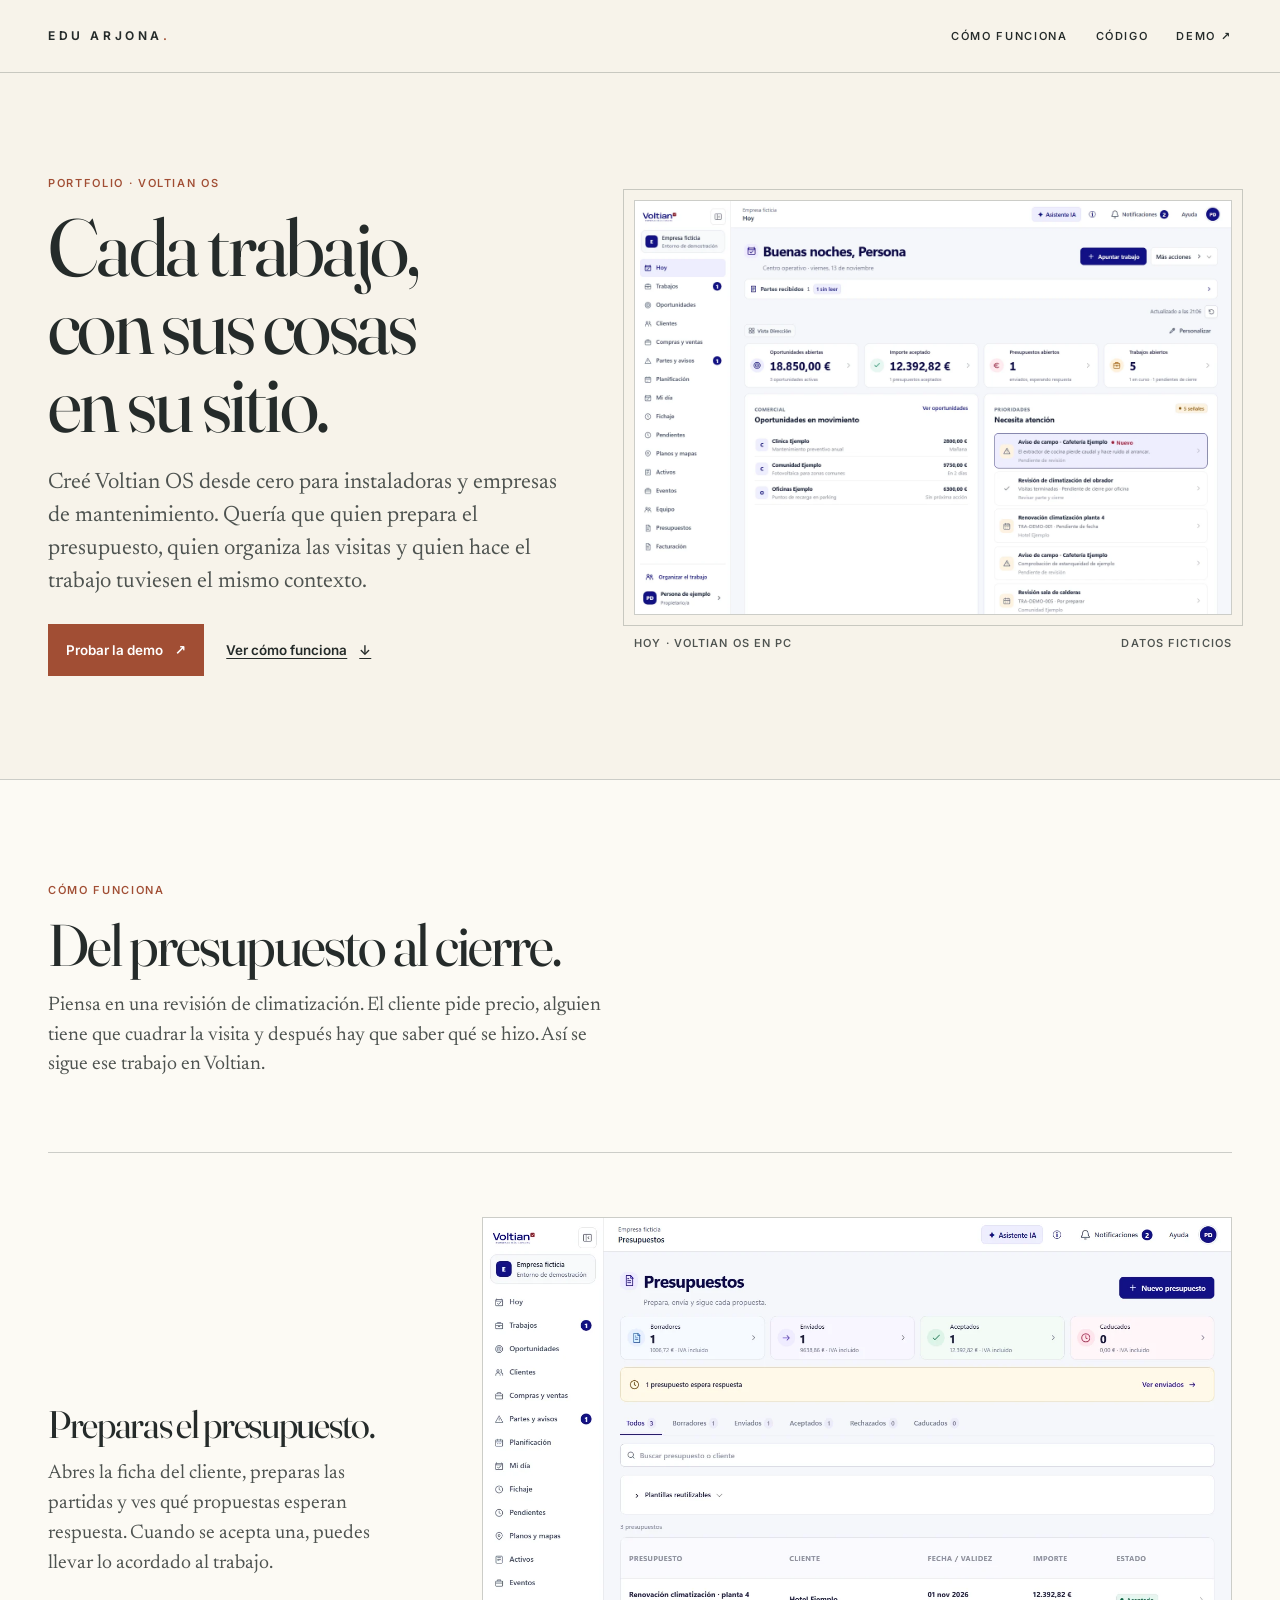
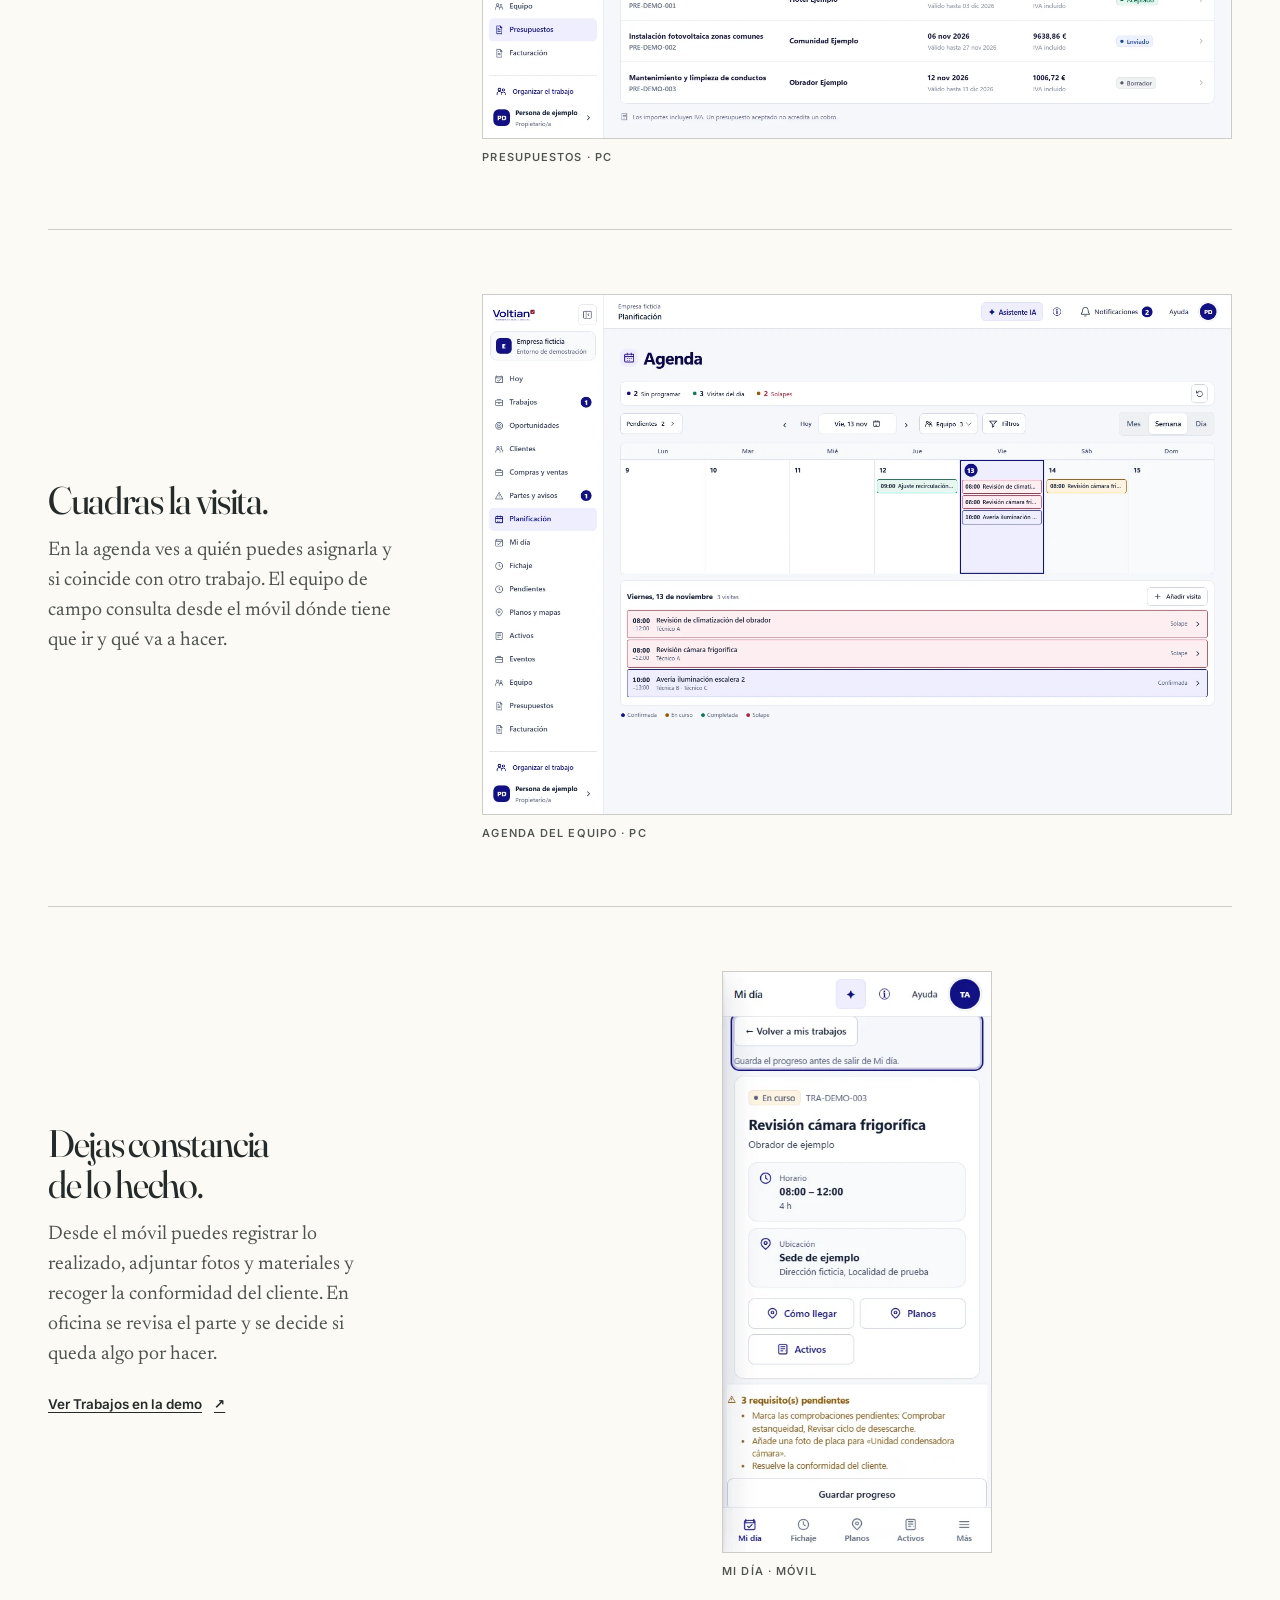
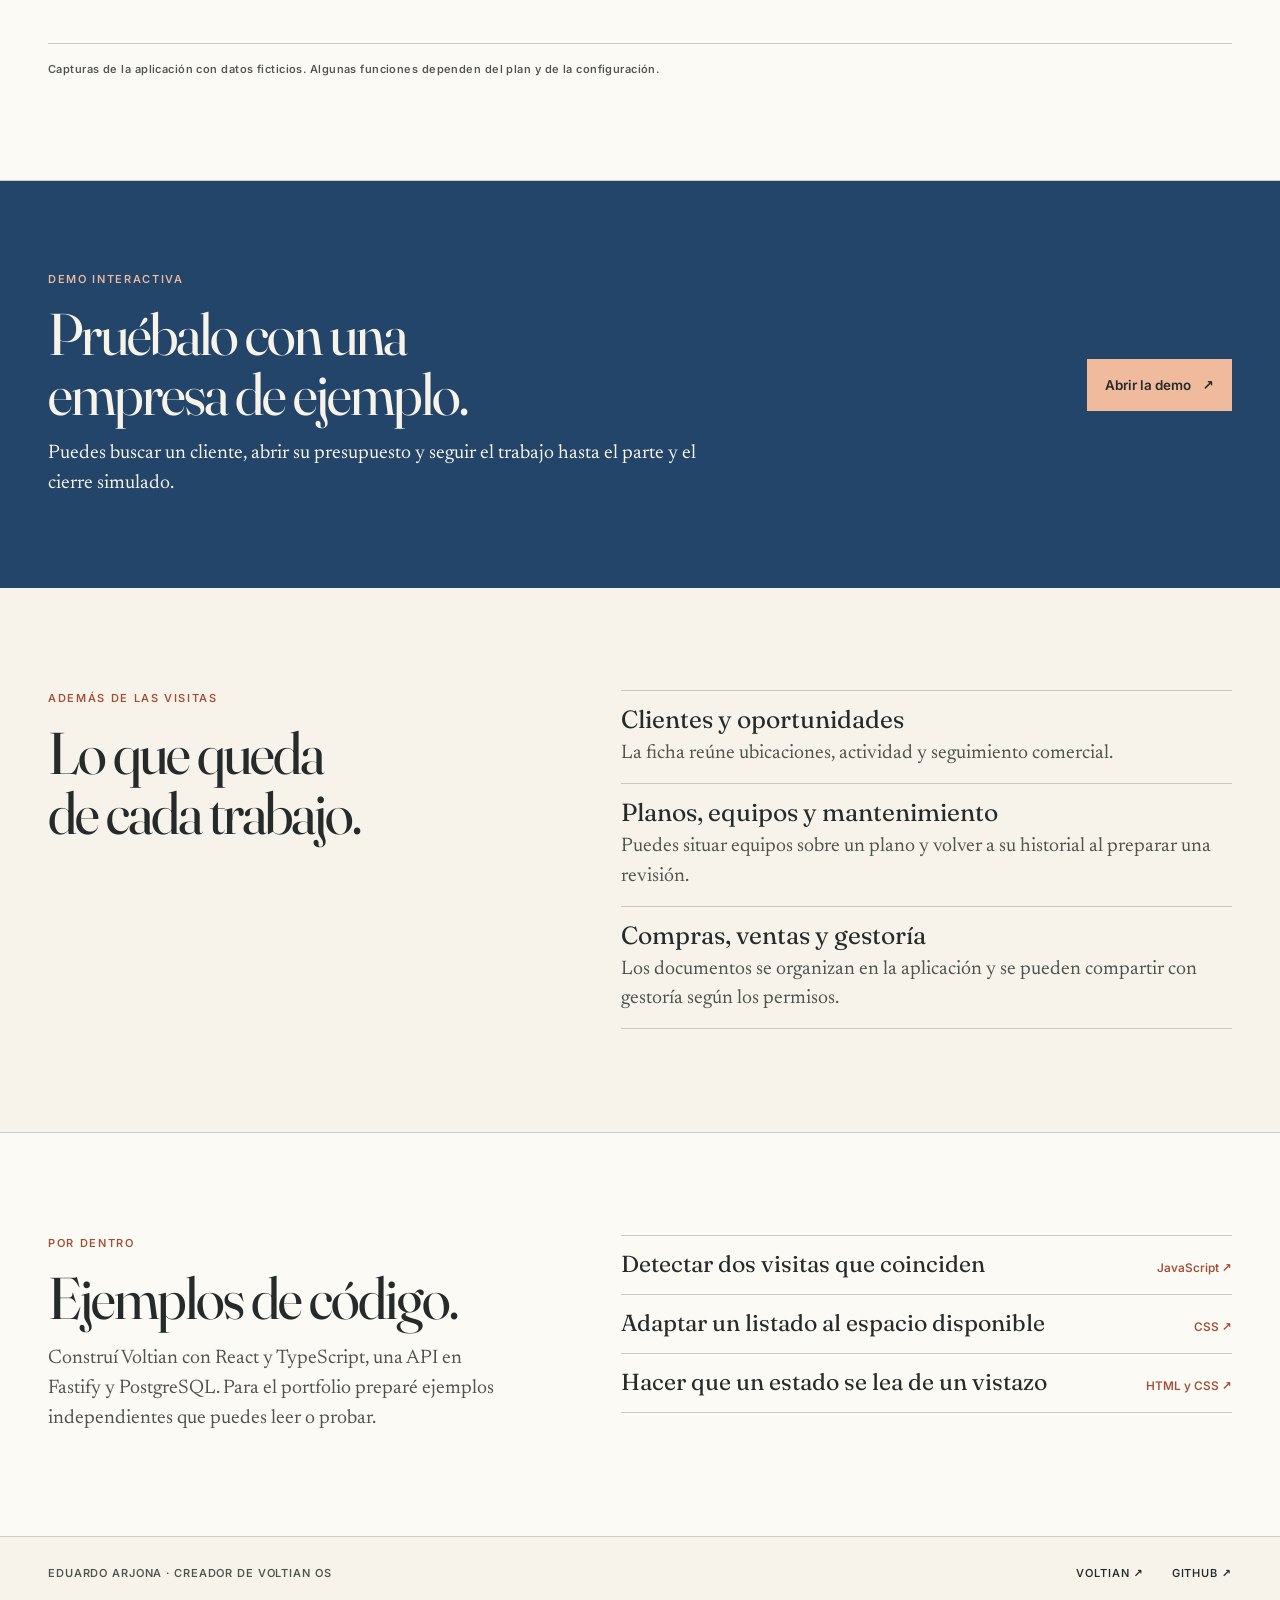
<file: index.html>
<!doctype html>
<html lang="es">
<head>
  <meta charset="utf-8">
  <meta name="viewport" content="width=device-width, initial-scale=1">
  <meta name="description" content="Creé Voltian OS para que instaladoras y empresas de mantenimiento puedan llevar cada trabajo del presupuesto al cierre. Conoce la herramienta y prueba la demo.">
  <title>Voltian OS · Portfolio de Eduardo Arjona</title>
  <link rel="stylesheet" href="portfolio.css">
</head>
<body>
  <a class="skip" href="#contenido">Saltar al contenido</a>
  <header class="site-header">
    <div class="wrap navigation">
      <a class="signature" href="https://eduardoarjona.com/" aria-label="Web de Eduardo Arjona">Edu Arjona<span aria-hidden="true">.</span></a>
      <nav aria-label="Portfolio">
        <a href="#recorrido">Cómo funciona</a>
        <a href="#codigo">Código</a>
        <a href="casos/voltian/demo/index.html">Demo <span aria-hidden="true">↗</span></a>
      </nav>
    </div>
  </header>

  <main id="contenido">
    <section class="wrap hero" aria-labelledby="titulo">
      <div class="hero-copy">
        <p class="label">Portfolio · Voltian OS</p>
        <h1 id="titulo">Cada trabajo, con sus cosas en su sitio.</h1>
        <p class="intro">Creé Voltian OS desde cero para instaladoras y empresas de mantenimiento. Quería que quien prepara el presupuesto, quien organiza las visitas y quien hace el trabajo tuviesen el mismo contexto.</p>
        <div class="actions">
          <a class="button" href="casos/voltian/demo/index.html">Probar la demo <span aria-hidden="true">↗</span></a>
          <a class="text-link" href="#recorrido">Ver cómo funciona <span aria-hidden="true">↓</span></a>
        </div>
      </div>
      <figure class="screen hero-screen">
        <a href="casos/voltian/imagenes/inicio-pc.webp" aria-label="Ampliar la pantalla Hoy en PC">
          <img src="casos/voltian/imagenes/inicio-pc.webp" width="1440" height="1000" alt="Pantalla Hoy de Voltian OS con oportunidades, presupuestos, trabajos abiertos y avisos." fetchpriority="high">
        </a>
        <figcaption><span>Hoy · Voltian OS en PC</span><span>Datos ficticios</span></figcaption>
      </figure>
    </section>

    <section class="paper-band" id="recorrido" aria-labelledby="titulo-recorrido">
      <div class="wrap section">
        <div class="section-head">
          <p class="label">Cómo funciona</p>
          <h2 id="titulo-recorrido">Del presupuesto al cierre.</h2>
          <p>Piensa en una revisión de climatización. El cliente pide precio, alguien tiene que cuadrar la visita y después hay que saber qué se hizo. Así se sigue ese trabajo en Voltian.</p>
        </div>
        <div class="scenes">
          <article class="scene">
            <div class="scene-copy">
              <h3>Preparas el presupuesto.</h3>
              <p>Abres la ficha del cliente, preparas las partidas y ves qué propuestas esperan respuesta. Cuando se acepta una, puedes llevar lo acordado al trabajo.</p>
            </div>
            <figure class="screen">
              <a href="casos/voltian/imagenes/presupuestos-pc.webp" aria-label="Ampliar la pantalla de Presupuestos">
                <img src="casos/voltian/imagenes/presupuestos-pc.webp" width="1440" height="1000" alt="Vista de presupuestos en PC con importes y estados de borrador, enviado y aceptado." loading="lazy">
              </a>
              <figcaption>Presupuestos · PC</figcaption>
            </figure>
          </article>
          <article class="scene">
            <div class="scene-copy">
              <h3>Cuadras la visita.</h3>
              <p>En la agenda ves a quién puedes asignarla y si coincide con otro trabajo. El equipo de campo consulta desde el móvil dónde tiene que ir y qué va a hacer.</p>
            </div>
            <figure class="screen">
              <a href="casos/voltian/imagenes/agenda-pc.webp" aria-label="Ampliar la pantalla de Agenda">
                <img src="casos/voltian/imagenes/agenda-pc.webp" width="1440" height="1000" alt="Agenda semanal en PC con visitas asignadas y aviso de dos visitas que se solapan." loading="lazy">
              </a>
              <figcaption>Agenda del equipo · PC</figcaption>
            </figure>
          </article>
          <article class="scene mobile-scene">
            <div class="scene-copy">
              <h3>Dejas constancia de lo hecho.</h3>
              <p>Desde el móvil puedes registrar lo realizado, adjuntar fotos y materiales y recoger la conformidad del cliente. En oficina se revisa el parte y se decide si queda algo por hacer.</p>
              <a class="text-link" href="casos/voltian/demo/index.html#trabajos">Ver Trabajos en la demo <span aria-hidden="true">↗</span></a>
            </div>
            <figure class="screen phone">
              <a href="casos/voltian/imagenes/mi-dia-movil.webp" aria-label="Ampliar la intervención en Mi día">
                <img src="casos/voltian/imagenes/mi-dia-movil.webp" width="390" height="844" alt="Intervención en Mi día con el horario, la ubicación, el acceso a planos y las comprobaciones pendientes." loading="lazy">
              </a>
              <figcaption>Mi día · Móvil</figcaption>
            </figure>
          </article>
        </div>
        <p class="caption">Capturas de la aplicación con datos ficticios. Algunas funciones dependen del plan y de la configuración.</p>
      </div>
    </section>

    <section class="demo-band" aria-labelledby="titulo-demo">
      <div class="wrap demo-content">
        <div>
          <p class="label">Demo interactiva</p>
          <h2 id="titulo-demo">Pruébalo con una empresa de ejemplo.</h2>
          <p>Puedes buscar un cliente, abrir su presupuesto y seguir el trabajo hasta el parte y el cierre simulado.</p>
        </div>
        <a class="button" href="casos/voltian/demo/index.html">Abrir la demo <span aria-hidden="true">↗</span></a>
      </div>
    </section>

    <section class="wrap section detail-grid" aria-labelledby="titulo-alcance">
      <div>
        <p class="label">Además de las visitas</p>
        <h2 id="titulo-alcance">Lo que queda de cada trabajo.</h2>
      </div>
      <dl class="feature-list">
        <div><dt>Clientes y oportunidades</dt><dd>La ficha reúne ubicaciones, actividad y seguimiento comercial.</dd></div>
        <div><dt>Planos, equipos y mantenimiento</dt><dd>Puedes situar equipos sobre un plano y volver a su historial al preparar una revisión.</dd></div>
        <div><dt>Compras, ventas y gestoría</dt><dd>Los documentos se organizan en la aplicación y se pueden compartir con gestoría según los permisos.</dd></div>
      </dl>
    </section>

    <section class="paper-band" id="codigo" aria-labelledby="titulo-codigo">
      <div class="wrap section detail-grid">
        <div>
          <p class="label">Por dentro</p>
          <h2 id="titulo-codigo">Ejemplos de código.</h2>
          <p class="section-copy">Construí Voltian con React y TypeScript, una API en Fastify y PostgreSQL. Para el portfolio preparé ejemplos independientes que puedes leer o probar.</p>
        </div>
        <ul class="code-links">
          <li><a href="https://github.com/eduardoarjonam/portfolio/blob/main/casos/voltian/ejemplos/agenda.mjs"><strong>Detectar dos visitas que coinciden</strong><span>JavaScript ↗</span></a></li>
          <li><a href="https://github.com/eduardoarjonam/portfolio/blob/main/casos/voltian/ejemplos/listado-adaptable.css"><strong>Adaptar un listado al espacio disponible</strong><span>CSS ↗</span></a></li>
          <li><a href="casos/voltian/ejemplos/marcos-estado.html"><strong>Hacer que un estado se lea de un vistazo</strong><span>HTML y CSS ↗</span></a></li>
        </ul>
      </div>
    </section>
  </main>

  <footer class="wrap footer">
    <span>Eduardo Arjona · Creador de Voltian OS</span>
    <nav aria-label="Enlaces del proyecto">
      <a href="https://voltian.es/">Voltian ↗</a>
      <a href="https://github.com/eduardoarjonam/portfolio">GitHub ↗</a>
    </nav>
  </footer>
</body>
</html>
</file>
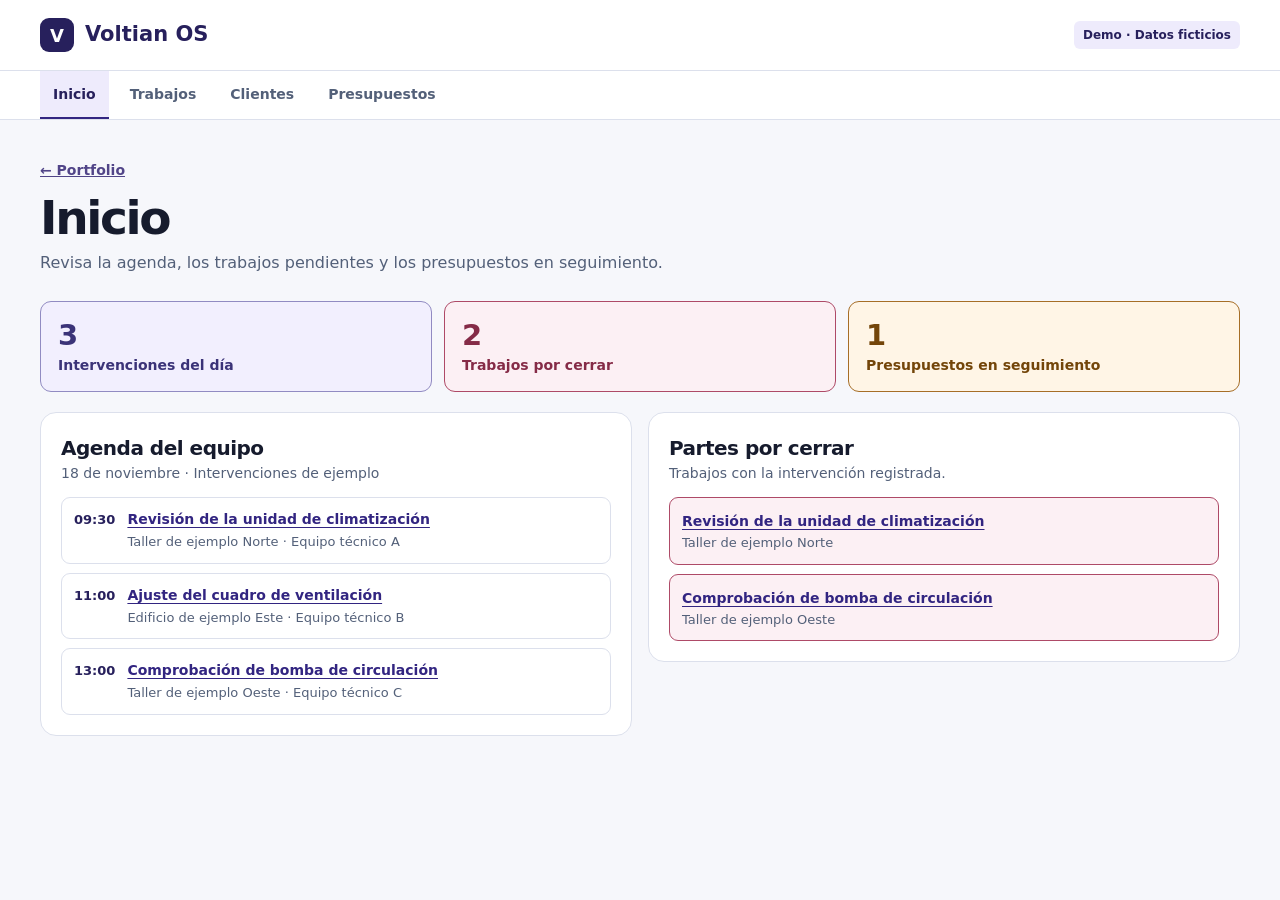
<file: casos/voltian/demo/index.html>
<!doctype html>
<html lang="es">
<head>
  <meta charset="utf-8">
  <meta name="viewport" content="width=device-width, initial-scale=1">
  <meta name="description" content="Demo interactiva de Voltian OS. Consulta la agenda, revisa trabajos y explora clientes y presupuestos con datos ficticios.">
  <title>Inicio · Demo de Voltian OS</title>
  <link rel="stylesheet" href="demo.css">
  <script src="demo.js" defer></script>
</head>
<body>
  <a class="skip-link" href="#contenido">Saltar al contenido</a>
  <header class="topbar">
    <div class="container topbar-content">
      <a class="brand" href="../../../index.html" aria-label="Volver al portfolio">
        <span class="brand-mark" aria-hidden="true">V</span>
        <span>Voltian OS</span>
      </a>
      <span class="demo-label">Demo · Datos ficticios</span>
    </div>
  </header>

  <nav class="navigation" aria-label="Secciones de la demo">
    <div class="container navigation-links">
      <a href="#inicio" data-view="inicio" aria-current="page">Inicio</a>
      <a href="#trabajos" data-view="trabajos">Trabajos</a>
      <a href="#clientes" data-view="clientes">Clientes</a>
      <a href="#presupuestos" data-view="presupuestos">Presupuestos</a>
    </div>
  </nav>

  <main class="container main" id="contenido" tabindex="-1">
    <div class="intro">
      <div>
        <a class="back-link" href="../../../index.html">← Portfolio</a>
        <h1 id="view-title" tabindex="-1">Inicio</h1>
        <p id="view-description">Revisa la agenda, los trabajos pendientes y los presupuestos en seguimiento.</p>
      </div>
      <button class="button secondary reset" id="reset" type="button" hidden>Reiniciar demo</button>
    </div>

    <p class="sr-only" role="status" id="announcement" aria-live="polite"></p>

    <section id="view-inicio" aria-labelledby="view-title">
      <div class="activity-stats" id="activity-stats"></div>
      <div class="overview-grid">
        <section class="surface" aria-labelledby="agenda-title">
          <div class="surface-heading">
            <div><h2 id="agenda-title">Agenda del equipo</h2><p>18 de noviembre · Intervenciones de ejemplo</p></div>
          </div>
          <ul class="timeline" id="agenda-list"></ul>
        </section>
        <section class="surface" aria-labelledby="pending-title">
          <div class="surface-heading"><div><h2 id="pending-title">Partes por cerrar</h2><p>Trabajos con la intervención registrada.</p></div></div>
          <ul class="overview-list" id="pending-list"></ul>
        </section>
      </div>
    </section>

    <div id="view-trabajos" hidden><div class="workspace" id="workspace">
      <section class="list-area" aria-label="Listado de trabajos">
        <div class="tools">
          <label class="search" for="search">
            <span class="search-mark" aria-hidden="true"></span>
            <span class="sr-only">Buscar trabajo o centro</span>
            <input id="search" name="search" type="search" autocomplete="off" placeholder="Buscar trabajo o centro">
          </label>
          <div class="filters" role="group" aria-label="Filtrar por estado">
            <button type="button" class="filter" data-filter="all" aria-pressed="true">Todos <span></span></button>
            <button type="button" class="filter" data-filter="review" aria-pressed="false">Por cerrar <span></span></button>
            <button type="button" class="filter" data-filter="progress" aria-pressed="false">En curso <span></span></button>
            <button type="button" class="filter" data-filter="closed" aria-pressed="false">Cerrados <span></span></button>
          </div>
        </div>
        <p class="result-count" id="result-count" role="status" aria-live="polite"></p>
        <ul class="work-list" id="work-list"></ul>
        <section class="empty" id="empty" hidden>
          <h2>Sin resultados</h2>
          <p>Prueba con otro término o vuelve a mostrar todos los trabajos.</p>
          <button type="button" class="button secondary" id="clear">Quitar filtros</button>
        </section>
      </section>

      <section class="detail" id="detail" aria-labelledby="detail-title">
        <button class="back-link mobile-back" id="back" type="button">← Todos los trabajos</button>
        <div class="detail-body">
          <div class="detail-heading">
            <span class="reference" id="detail-id"></span>
            <span class="badge" id="detail-state"></span>
            <h2 id="detail-title" tabindex="-1"></h2>
            <p id="detail-site"></p>
          </div>
          <dl class="metadata">
            <div><dt>Responsable</dt><dd id="detail-assignment"></dd></div>
            <div><dt>Intervención</dt><dd id="detail-date"></dd></div>
          </dl>
          <section id="focus-card" class="focus-card" aria-labelledby="action-title">
            <div class="focus-icon" id="focus-icon" aria-hidden="true"></div>
            <div>
              <h3 id="action-title"></h3>
              <p id="action-copy"></p>
              <button type="button" class="button primary" id="close-work">Cerrar trabajo</button>
            </div>
          </section>
          <details class="report" id="report">
            <summary>
              <span><strong>Parte de la intervención</strong><small id="report-status"></small></span>
              <span class="report-chevron" aria-hidden="true"></span>
            </summary>
            <div class="report-body">
              <p id="report-text"></p>
              <p class="report-signature" id="report-signature"></p>
            </div>
          </details>
        </div>
      </section>
    </div></div>

    <section id="view-clientes" aria-labelledby="view-title" hidden>
      <label class="search section-search" for="customer-search">
        <span class="search-mark" aria-hidden="true"></span>
        <span class="sr-only">Buscar cliente o centro</span>
        <input id="customer-search" type="search" autocomplete="off" placeholder="Buscar cliente o centro">
      </label>
      <p class="result-count" id="customer-count" role="status"></p>
      <div class="overview-grid" id="customer-list"></div>
    </section>

    <section id="view-presupuestos" aria-labelledby="view-title" hidden>
      <div class="filters" id="quote-filters" role="group" aria-label="Estado del presupuesto"></div>
      <a id="all-quotes" class="record-link" href="#presupuestos" hidden>Ver presupuestos de todos los clientes</a>
      <p class="result-count" id="quote-count" role="status"></p>
      <div class="overview-grid" id="quote-list"></div>
    </section>

    <noscript><p>Activa JavaScript para recorrer la demo, abrir fichas y probar el cierre de un trabajo.</p></noscript>
  </main>

  <dialog id="confirm" aria-labelledby="confirm-title" aria-describedby="confirm-copy">
    <form method="dialog" class="confirm-form">
      <h2 id="confirm-title">Cerrar trabajo</h2>
      <p id="confirm-copy">Confirma que revisaste el parte. El trabajo pasará a Cerrado en esta demo.</p>
      <div class="confirm-actions">
        <button class="button secondary" value="cancel" autofocus>Volver al parte</button>
        <button class="button primary" value="close">Confirmar cierre</button>
      </div>
    </form>
  </dialog>
</body>
</html>
</file>
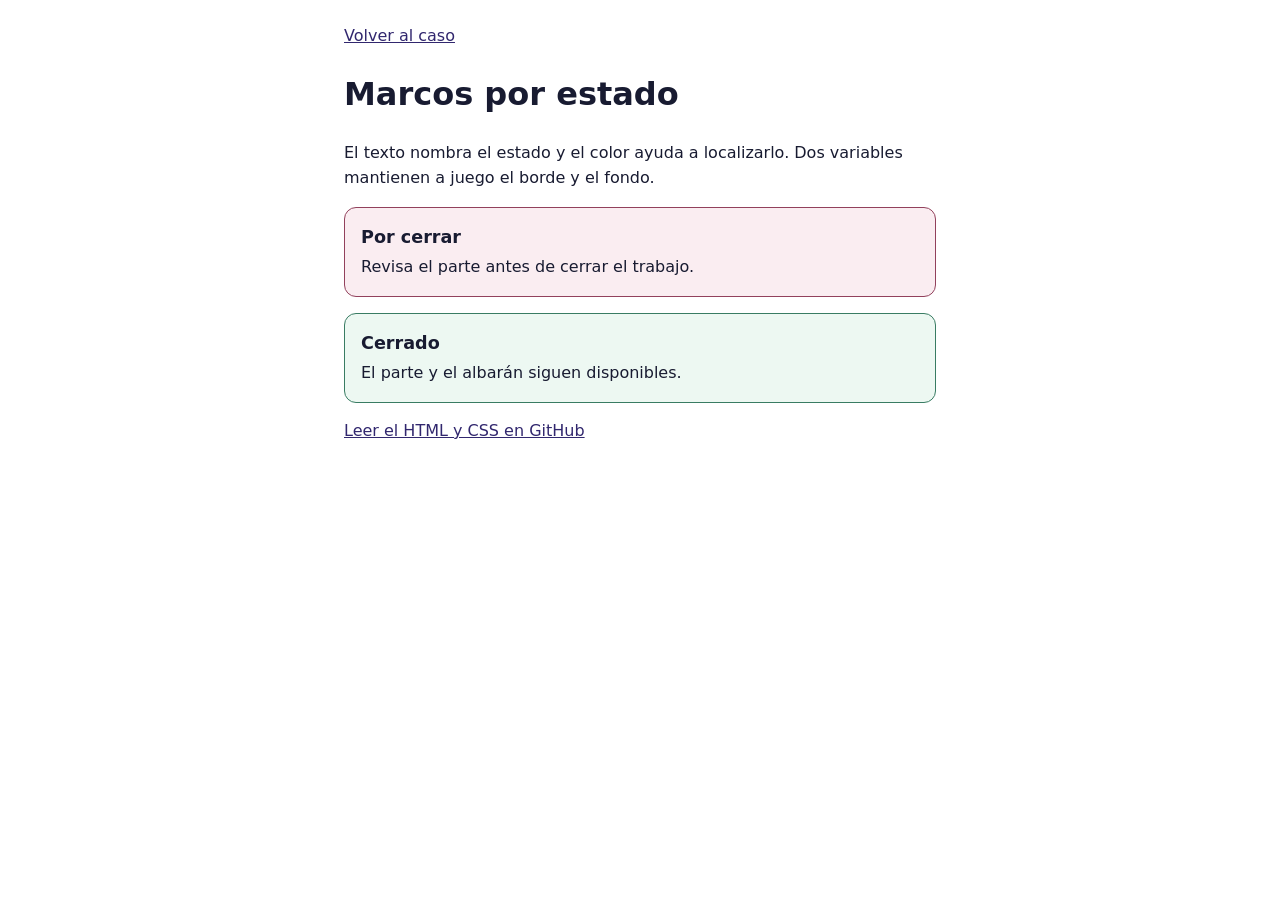
<file: casos/voltian/ejemplos/marcos-estado.html>
<!doctype html>
<html lang="es">
<head>
  <meta charset="utf-8">
  <meta name="viewport" content="width=device-width, initial-scale=1">
  <title>Marcos por estado · Voltian</title>
  <style>
    * { box-sizing: border-box; }
    body { margin: 0 auto; max-width: 40rem; padding: 1.5rem; font: 1rem/1.55 system-ui, sans-serif; color: #181b31; }
    a { color: #31276e; }
    a:focus-visible { outline: 3px solid #765ad6; outline-offset: 4px; }
    .state-card {
      --frame: #6251a3;
      --fill: #f1eefb;
      border: 1px solid var(--frame);
      background: var(--fill);
      border-radius: .75rem;
      padding: 1rem;
      margin-block: 1rem;
    }
    .state-card[data-status="pending"] { --frame: #92415c; --fill: #faedf1; }
    .state-card[data-status="complete"] { --frame: #397c63; --fill: #edf8f2; }
    .state-card h2 { font-size: 1.1rem; margin: 0; }
    .state-card p { margin: .25rem 0 0; }
  </style>
</head>
<body>
  <a href="../../../index.html#codigo">Volver al caso</a>
  <main>
    <h1>Marcos por estado</h1>
    <p>El texto nombra el estado y el color ayuda a localizarlo. Dos variables mantienen a juego el borde y el fondo.</p>
    <article class="state-card" data-status="pending">
      <h2>Por cerrar</h2>
      <p>Revisa el parte antes de cerrar el trabajo.</p>
    </article>
    <article class="state-card" data-status="complete">
      <h2>Cerrado</h2>
      <p>El parte y el albarán siguen disponibles.</p>
    </article>
    <p><a href="https://github.com/eduardoarjonam/portfolio/blob/main/casos/voltian/ejemplos/marcos-estado.html">Leer el HTML y CSS en GitHub</a></p>
  </main>
</body>
</html>
</file>
<file: portfolio.css>
@font-face {
  font-family: "Fraunces";
  src: url("tipografia/fraunces-latin-roman-web-v1.woff2") format("woff2");
  font-weight: 300 900;
  font-display: swap;
}

@font-face {
  font-family: "Newsreader";
  src: url("tipografia/newsreader-latin-roman-web-v1.woff2") format("woff2");
  font-weight: 300 700;
  font-display: swap;
}

@font-face {
  font-family: "Inter";
  src: url("tipografia/inter-latin-roman-web-v1.woff2") format("woff2");
  font-weight: 300 700;
  font-display: swap;
}

:root {
  color-scheme: light dark;
  --paper: #f7f3ea;
  --surface: #fcfaf4;
  --ink: #252b2a;
  --muted: #4e5350;
  --accent: #a14e34;
  --accent-strong: #823b27;
  --line: #33403b3d;
  --blue: #234569;
  --on-blue: #f8f3e8;
  --light-clay: #f0bb9d;
  --display: "Fraunces", Georgia, serif;
  --prose: "Newsreader", Georgia, serif;
  --ui: "Inter", system-ui, sans-serif;
}

@media (prefers-color-scheme: dark) {
  :root {
    --paper: #212625;
    --surface: #2b302f;
    --ink: #f6f2e9;
    --muted: #d6d5cd;
    --accent: #edb79c;
    --accent-strong: #ffd0b7;
    --line: #b9c2cc38;
  }
  .hero .button { color: #252b2a; }
}

*, *::before, *::after { box-sizing: border-box; }
body { margin: 0; background: var(--paper); color: var(--ink); font: 400 1.23rem/1.52 var(--prose); }
a { color: var(--accent); text-underline-offset: .25em; }
a:focus-visible { outline: 2px solid currentColor; outline-offset: 5px; }
h1, h2, h3, p, figure, dl, dd { margin: 0; }
h1, h2, h3 { font-family: var(--display); font-weight: 400; letter-spacing: -.034em; font-variation-settings: "opsz" 144; line-height: 1.02; text-wrap: balance; }
h1 { font-size: clamp(3.15rem, 6.3vw, 6.6rem); max-width: 12ch; line-height: .97; }
h2 { font-size: clamp(2.4rem, 4.6vw, 4.55rem); max-width: 16ch; }
h3 { font-size: clamp(1.75rem, 3vw, 2.7rem); line-height: 1.09; }
img { display: block; width: 100%; height: auto; }
.wrap { width: min(1240px, calc(100% - 96px)); margin-inline: auto; }
.section { padding-block: clamp(54px, 8vw, 108px); }
.site-header { border-bottom: 1px solid var(--line); }
.navigation, .footer { display: flex; flex-wrap: wrap; gap: 6px 28px; align-items: center; justify-content: space-between; padding-block: 12px; min-height: 72px; }
.navigation nav, .footer nav { display: flex; flex-wrap: wrap; align-items: center; gap: 4px clamp(12px, 2.2vw, 28px); }
.navigation a, .footer a { display: inline-flex; gap: 5px; align-items: center; min-height: 44px; color: var(--ink); text-decoration: none; }
.navigation a:hover, .footer a:hover, .text-link:hover { color: var(--accent); text-decoration: underline; }
.navigation .signature { font: 650 .75rem/1 var(--ui); text-transform: uppercase; letter-spacing: .3em; gap: 0; white-space: nowrap; }
.signature span { color: var(--accent); }
.label, .navigation nav, .screen figcaption, .caption, .footer { font: 550 .69rem/1.5 var(--ui); letter-spacing: .15em; text-transform: uppercase; }
.label { margin-bottom: 16px; color: var(--accent); }
.hero { display: grid; grid-template-columns: minmax(0, .92fr) minmax(0, 1.08fr); gap: clamp(30px, 6vw, 86px); align-items: center; padding-block: clamp(56px, 8vw, 110px); }
.intro { margin-top: 24px; max-width: 32rem; color: var(--muted); font-size: clamp(1.15rem, 2vw, 1.4rem); line-height: 1.48; }
.actions { display: flex; flex-wrap: wrap; gap: 10px 22px; align-items: center; margin-top: 25px; }
.button, .text-link { display: inline-flex; gap: 12px; align-items: center; min-height: 48px; font: 600 .84rem/1.35 var(--ui); }
.button { min-height: 52px; padding: 12px 17px; background: var(--accent); border: 1px solid transparent; color: #fff; text-decoration: none; }
.button:hover { background: var(--accent-strong); }
.text-link { color: var(--ink); }
.screen a { display: block; border: 1px solid var(--line); background: var(--surface); }
.screen a:hover { border-color: var(--accent); }
.hero-screen a { outline: 1px solid var(--line); outline-offset: 10px; }
.hero-screen a:focus-visible { outline: 2px solid var(--accent); }
.screen figcaption { display: flex; flex-wrap: wrap; justify-content: space-between; gap: 4px 12px; margin-top: 10px; color: var(--muted); letter-spacing: .1em; }
.hero-screen figcaption { margin-top: 20px; }
.paper-band { background: var(--surface); border-block: 1px solid var(--line); }
.section-head { max-width: 40rem; }
.section-head > p:last-child, .section-copy { margin-top: 16px; color: var(--muted); max-width: 36rem; }
.scenes { margin-top: clamp(32px, 6vw, 72px); border-top: 1px solid var(--line); }
.scene { display: grid; grid-template-columns: minmax(0, .63fr) minmax(0, 1.37fr); align-items: center; gap: clamp(24px, 7vw, 94px); padding-block: clamp(26px, 5vw, 64px); border-bottom: 1px solid var(--line); }
.scene-copy { max-width: 23rem; }
.scene-copy p { margin-top: 14px; color: var(--muted); }
.scene-copy .text-link { margin-top: 10px; }
.scene .phone { width: min(100%, 270px); justify-self: center; }
.caption { margin-top: 17px; color: var(--muted); text-transform: none; letter-spacing: .04em; }
.demo-band { color: var(--on-blue); background: var(--blue); }
.demo-content { padding-block: clamp(45px, 7vw, 90px); display: flex; align-items: center; justify-content: space-between; flex-wrap: wrap; gap: 24px 42px; }
.demo-band .label { color: var(--light-clay); }
.demo-band h2 { max-width: 22ch; }
.demo-band p:last-child { margin-top: 15px; max-width: 42rem; }
.demo-band .button { background: var(--light-clay); color: #252b2a; }
.demo-band .button:hover { background: #ffceb0; }
.demo-band .button:focus-visible { outline-color: var(--on-blue); }
.detail-grid { display: grid; grid-template-columns: minmax(0, .87fr) minmax(0, 1.13fr); gap: 20px clamp(26px, 8vw, 112px); align-items: start; }
.feature-list, .code-links { border-top: 1px solid var(--line); }
.feature-list > div, .code-links li { padding-block: 14px; border-bottom: 1px solid var(--line); }
.feature-list dt { font: 400 1.55rem/1.16 var(--display); }
.feature-list dd { margin-top: 5px; color: var(--muted); }
.code-links { list-style: none; margin: 0; padding: 0; }
.code-links li { padding: 0; }
.code-links a { display: flex; flex-wrap: wrap; align-items: baseline; justify-content: space-between; gap: 6px 16px; min-height: 58px; padding-block: 14px; text-decoration: none; }
.code-links a:hover strong { text-decoration: underline; text-underline-offset: .23em; }
.code-links strong { color: var(--ink); font: 400 1.45rem/1.22 var(--display); }
.code-links span { font: 550 .74rem/1.5 var(--ui); }
.footer { color: var(--muted); letter-spacing: .08em; }
.skip:not(:focus) { position: absolute; width: 1px; height: 1px; overflow: hidden; clip-path: inset(50%); }
.skip:focus { position: absolute; top: 12px; left: 12px; z-index: 2; background: var(--surface); padding: 8px 12px; }

@media (max-width: 950px) {
  .wrap { width: calc(100% - 64px); }
  .hero { gap: 35px; }
}

@media (max-width: 720px) {
  .wrap { width: calc(100% - 40px); }
  .navigation { padding-block: 6px; }
  .navigation nav { gap: 4px 15px; }
  .hero, .scene, .detail-grid { grid-template-columns: minmax(0, 1fr); }
  .hero { gap: 34px; padding-block: 42px 52px; }
  .hero-screen { margin-inline: 7px; }
  .hero-screen a { outline-offset: 6px; }
  .hero-screen figcaption { margin-top: 14px; }
  .paper-band .section, .detail-grid { padding-block: clamp(44px, 8vw, 66px); }
  .scene { gap: 17px; }
  .scene .phone { justify-self: start; width: min(100%, 245px); }
}

@media (max-width: 380px) {
  .wrap { width: calc(100% - 32px); }
  .navigation nav { gap: 4px 12px; }
}
</file>
<file: casos/voltian/demo/demo.css>
:root {
  color-scheme: light;
  --ink: #161b2d;
  --muted: #536079;
  --indigo: #27205c;
  --indigo-strong: #322581;
  --indigo-soft: #eeebfc;
  --line: #dce0ec;
  --background: #f6f7fb;
  --white: #fff;
  --radius: 16px;
  font-family: Inter, system-ui, -apple-system, "Segoe UI", sans-serif;
  font-size: 16px;
  line-height: 1.5;
  color: var(--ink);
  background: var(--background);
}

*, *::before, *::after { box-sizing: border-box; }
body, h1, h2, h3, p, dl, dd, ul { margin: 0; }
button, input { font: inherit; }
button { cursor: pointer; }
[hidden] { display: none !important; }
:focus-visible { outline: 3px solid #6351b7; outline-offset: 3px; }

.sr-only, .skip-link:not(:focus) {
  position: absolute;
  width: 1px;
  height: 1px;
  overflow: hidden;
  clip-path: inset(50%);
  white-space: nowrap;
}

.skip-link:focus {
  position: absolute;
  z-index: 1;
  inset: 8px auto auto 8px;
  padding: 8px 16px;
  background: var(--white);
}

.container { width: min(1200px, calc(100% - 64px)); margin-inline: auto; }
.topbar { background: var(--white); border-bottom: 1px solid var(--line); }
.topbar-content { min-height: 70px; display: flex; align-items: center; justify-content: space-between; gap: 12px; }
.brand { display: inline-flex; align-items: center; gap: 11px; color: var(--indigo); font-size: 21px; font-weight: 730; text-decoration: none; }
.brand-mark { display: grid; place-items: center; width: 34px; height: 34px; border-radius: 9px; background: var(--indigo); color: var(--white); font-size: 18px; }
.demo-label { padding: 5px 9px; border-radius: 6px; background: var(--indigo-soft); color: var(--indigo); font-size: 12px; font-weight: 650; }
.navigation { background: var(--white); border-bottom: 1px solid var(--line); }
.navigation-links { display: flex; flex-wrap: wrap; gap: 8px; }
.navigation a { display: inline-flex; align-items: center; min-height: 48px; padding: 6px 13px; border-bottom: 2px solid transparent; color: var(--muted); font-size: 14px; font-weight: 680; text-decoration: none; }
.navigation a[aria-current="page"] { border-color: var(--indigo-strong); background: var(--indigo-soft); color: var(--indigo); }
.navigation a:hover { color: var(--indigo); }
.main { padding-block: 32px 56px; }
.intro { display: flex; align-items: flex-end; justify-content: space-between; gap: 14px 24px; margin-bottom: 26px; }
.back-link { display: inline-flex; align-items: center; min-height: 36px; color: #514588; font-size: 14px; font-weight: 650; }
button.back-link { border: 0; padding: 0; background: none; }
.back-link:hover { color: var(--indigo); }
h1 { margin-top: 5px; font-size: clamp(33px, 4vw, 47px); line-height: 1.05; letter-spacing: -.05em; }
.intro p { margin-top: 9px; color: var(--muted); }
.button { display: inline-flex; align-items: center; justify-content: center; min-height: 44px; padding: 8px 15px; border: 1px solid transparent; border-radius: 9px; font-weight: 650; line-height: 1.25; text-align: center; }
.secondary { background: var(--white); color: var(--indigo); border-color: #c9c5df; }
.secondary:hover { background: #f3f0fc; }
.primary { background: var(--indigo-strong); color: var(--white); }
.primary:hover { background: var(--indigo); }
.reset { white-space: nowrap; }

.activity-stats { display: grid; grid-template-columns: repeat(3, minmax(0, 1fr)); gap: 12px; margin-bottom: 20px; }
.activity-card { display: flex; flex-direction: column; gap: 4px; min-width: 0; padding: 17px; border: 1px solid var(--tone-edge); border-radius: 11px; background: var(--tone-bg); color: var(--tone-text); text-decoration: none; }
.activity-card strong { font-size: 29px; line-height: 1.15; }
.activity-card span { font-size: 14px; font-weight: 680; line-height: 1.25; }
a.activity-card:hover span { text-decoration: underline; }
.overview-grid { display: grid; grid-template-columns: repeat(2, minmax(0, 1fr)); align-items: start; gap: 16px; }
.surface { min-width: 0; padding: 20px; border: 1px solid var(--line); border-radius: var(--radius); background: var(--white); }
.surface-heading { margin-bottom: 13px; }
.surface-heading h2 { color: var(--ink); font-size: 20px; letter-spacing: -.025em; }
.surface-heading p { color: var(--muted); font-size: 14px; }
.timeline, .overview-list { display: grid; gap: 9px; padding: 0; list-style: none; }
.timeline li, .overview-list li { min-width: 0; padding: 11px 12px; border: 1px solid var(--line); border-radius: 9px; }
.timeline .agenda-item { display: grid; grid-template-columns: max-content minmax(0, 1fr); grid-template-rows: auto auto; gap: 2px 12px; align-items: baseline; }
.agenda-time { grid-row: 1 / 3; color: var(--indigo); font-size: 13px; font-weight: 750; }
.agenda-item small { grid-column: 2; }
.timeline a, .overview-list a, .related-links a, .record-link { color: var(--indigo-strong); font-size: 14px; font-weight: 700; text-underline-offset: 3px; overflow-wrap: anywhere; }
.timeline small, .overview-list small { display: block; color: var(--muted); font-size: 13px; }
.overview-list .pending-item { border-color: var(--tone-edge); background: var(--tone-bg); }
.empty-message { color: var(--muted); }
.section-search { max-width: 570px; }
.record { padding: 0; }
.record-summary { display: flex; align-items: center; gap: 10px; min-height: 69px; padding: 12px 17px; cursor: pointer; list-style: none; }
.record-summary::-webkit-details-marker { display: none; }
.record-heading { display: grid; gap: 3px; flex: 1; min-width: 0; overflow-wrap: anywhere; }
.record-heading strong { line-height: 1.3; }
.record-heading small { font-size: 13px; color: var(--muted); }
.record-summary .report-chevron { flex: 0 0 7px; margin-inline: 2px; transform: rotate(135deg); }
.record[open] .report-chevron { transform: rotate(-45deg); }
.record-content { padding: 14px 17px; border-top: 1px solid var(--line); font-size: 14px; }
.record-content h3 { margin-bottom: 4px; font-size: 14px; }
.record-content p { color: var(--muted); margin-bottom: 11px; }
.related-links { display: grid; gap: 3px; padding-left: 17px; }
.record-link { display: inline-flex; align-items: center; min-height: 44px; }
.quote-total { margin-top: 2px; color: var(--indigo); font-size: 15px; font-weight: 750; }
.quote-amounts { display: grid; gap: 6px; }
.quote-amounts > div { display: grid; grid-template-columns: minmax(0, 1fr) max-content; gap: 10px; }
.quote-amounts > div:last-child { margin-top: 3px; padding-top: 8px; border-top: 1px solid var(--line); font-weight: 750; }

.workspace { display: grid; grid-template-columns: minmax(0, 1.05fr) minmax(0, 1fr); align-items: start; gap: 26px; }
.list-area, .detail { min-width: 0; }
.tools { display: grid; gap: 12px; }
.search { display: flex; align-items: center; gap: 11px; min-height: 48px; padding-inline: 14px; border: 1px solid #cbcfe0; border-radius: 10px; background: var(--white); }
.search:focus-within { outline: 2px solid var(--indigo-strong); outline-offset: 2px; }
.search-mark { display: block; flex: 0 0 13px; width: 13px; height: 13px; margin-right: 4px; border: 1.5px solid #5d6383; border-radius: 50%; position: relative; }
.search-mark::after { position: absolute; right: -5px; bottom: -3px; width: 6px; height: 1.5px; border-radius: 2px; background: #5d6383; content: ""; transform: rotate(45deg); }
.search input { width: 100%; min-width: 0; min-height: 46px; border: 0; background: transparent; color: var(--ink); }
.search input:focus { outline: 0; }
.search input::placeholder { color: #5d6580; }
.filters { display: flex; flex-wrap: wrap; gap: 8px; }
.filter { flex: none; display: inline-flex; align-items: center; justify-content: center; gap: 7px; min-height: 44px; padding: 5px 11px; border: 1px solid var(--line); border-radius: 9px; background: var(--white); color: #414962; font-size: 14px; font-weight: 680; }
.filter span { display: inline-grid; min-width: 20px; height: 20px; place-items: center; border-radius: 5px; background: #eceef5; color: #4b5470; font-size: 11px; font-variant-numeric: tabular-nums; }
.filter:hover { border-color: #9b91ca; }
.filter[aria-pressed="true"] { color: var(--white); background: var(--indigo); border-color: var(--indigo); }
.filter[aria-pressed="true"] span { color: #fff; background: #474071; }
.result-count { margin: 14px 0 8px; font-size: 13px; color: var(--muted); }
.work-list { display: grid; list-style: none; padding: 0; gap: 9px; }
.work-button { display: grid; grid-template-columns: minmax(0, 1fr) max-content 12px; align-items: center; gap: 12px; min-height: 77px; width: 100%; padding: 12px 14px; border: 1px solid var(--line); border-radius: 11px; background: var(--white); color: var(--ink); text-align: left; }
.work-button:hover { border-color: #877bbd; }
.work-button[aria-current="true"] { border-color: var(--tone-edge); background: var(--tone-bg); }
.work-info { display: grid; gap: 2px; min-width: 0; }
.work-info strong { line-height: 1.25; overflow-wrap: anywhere; }
.work-info small { color: var(--muted); overflow-wrap: anywhere; }
.row-chevron, .report-chevron { justify-self: center; display: block; width: 7px; height: 7px; border-top: 2px solid #666d85; border-right: 2px solid #666d85; transform: rotate(45deg); }
.empty { padding: 18px; border-radius: 10px; border: 1px dashed #a6aec5; background: var(--white); }
.empty h2 { font-size: 19px; }
.empty p { margin: 4px 0 12px; color: var(--muted); }

[data-status="review"] { --tone-text: #852b47; --tone-edge: #ae4a67; --tone-bg: #fcf0f4; }
[data-status="progress"] { --tone-text: #734509; --tone-edge: #a66e27; --tone-bg: #fff5e6; }
[data-status="closed"] { --tone-text: #165941; --tone-edge: #43816a; --tone-bg: #edf7f1; }
[data-status="neutral"] { --tone-text: #3b3378; --tone-edge: #918bc2; --tone-bg: #f2effe; }
.badge { display: inline-flex; align-items: center; gap: 6px; width: max-content; max-width: 100%; min-height: 23px; padding: 2px 7px; border-radius: 5px; background: var(--tone-bg); color: var(--tone-text); font-size: 12px; font-weight: 700; line-height: 1.3; }
.badge::before { flex: 0 0 6px; width: 6px; height: 6px; border-radius: 50%; background: currentColor; content: ""; }

.detail { padding: 22px; border: 1px solid var(--line); border-radius: var(--radius); background: var(--white); box-shadow: 0 8px 30px #2220520a; }
.mobile-back { display: none; }
.detail-body { display: grid; gap: 18px; }
.detail-heading { display: flex; align-items: center; flex-wrap: wrap; gap: 7px 10px; }
.reference { color: var(--muted); font-size: 13px; font-weight: 670; letter-spacing: .025em; }
.detail-heading h2 { width: 100%; font-size: clamp(22px, 2.35vw, 30px); line-height: 1.1; letter-spacing: -.034em; }
.detail-heading p { width: 100%; color: var(--muted); }
.metadata { display: grid; grid-template-columns: repeat(2, minmax(0, 1fr)); gap: 10px 14px; padding-block: 12px; border-block: 1px solid #e8eaf2; }
.metadata dt { color: var(--muted); font-size: 12px; }
.metadata dd { font-size: 14px; font-weight: 650; overflow-wrap: anywhere; }
.focus-card { display: grid; grid-template-columns: 32px minmax(0, 1fr); align-items: start; gap: 12px; padding: 15px; border: 1px solid var(--tone-edge); border-radius: 12px; background: var(--tone-bg); }
.focus-icon { display: grid; min-height: 32px; place-items: center; border: 1px solid var(--tone-edge); border-radius: 7px; color: var(--tone-text); font-weight: 750; }
.focus-card h3 { color: var(--tone-text); font-size: 17px; line-height: 1.3; }
.focus-card p { margin-top: 5px; font-size: 14px; color: #434d62; }
.focus-card .button { margin-top: 12px; }
.report { border: 1px solid var(--line); border-radius: 11px; }
.report summary { display: flex; align-items: center; justify-content: space-between; gap: 12px; min-height: 56px; padding: 9px 13px; cursor: pointer; list-style: none; }
.report summary::-webkit-details-marker { display: none; }
.report summary strong, .report summary small { display: block; }
.report summary small { color: var(--muted); font-size: 12px; }
.report .report-chevron { transform: rotate(135deg); margin-right: 4px; }
.report[open] .report-chevron { transform: rotate(-45deg); }
.report-body { padding: 12px 13px; border-top: 1px solid var(--line); font-size: 14px; }
.report-signature { margin-top: 6px; color: var(--muted); font-size: 13px; }

dialog { width: min(430px, calc(100% - 32px)); padding: 0; border: 1px solid var(--line); border-radius: var(--radius); color: var(--ink); }
dialog::backdrop { background: #18153288; }
.confirm-form { padding: 22px; }
.confirm-form h2 { font-size: 23px; letter-spacing: -.03em; }
.confirm-form p { margin: 8px 0 17px; color: var(--muted); }
.confirm-actions { display: flex; flex-wrap: wrap; gap: 8px; justify-content: flex-end; }

@media (max-width: 860px) {
  .container { width: min(640px, calc(100% - 32px)); }
  .topbar-content { min-height: 59px; }
  .main { padding-block: 17px 32px; }
  .intro { align-items: flex-start; flex-direction: column; margin-bottom: 18px; }
  .intro p { font-size: 14px; }
  .overview-grid { grid-template-columns: minmax(0, 1fr); gap: 13px; }
  .activity-stats { gap: 6px; }
  .activity-card { padding: 10px 8px; }
  .activity-card strong { font-size: 23px; }
  .activity-card span { font-size: 11.5px; overflow-wrap: anywhere; }
  .surface:not(.record) { padding: 15px; }
  .workspace { display: block; }
  .detail { display: none; padding: 16px; }
  .workspace.show-detail .list-area { display: none; }
  .workspace.show-detail .detail { display: block; }
  .mobile-back { display: inline-flex; margin-bottom: 11px; min-height: 44px; }
  .filters { display: grid; grid-template-columns: repeat(2, minmax(0, 1fr)); }
  .focus-card .button { width: 100%; }
}

@media (max-width: 350px) {
  .container { width: calc(100% - 24px); }
  .navigation-links { gap: 2px; }
  .navigation a { padding-inline: 6px; font-size: 13px; }
  .work-button { gap: 8px; padding-inline: 10px; }
  .focus-card { grid-template-columns: 24px minmax(0, 1fr); gap: 8px; padding: 12px; }
  .focus-icon { min-height: 26px; }
  .confirm-actions .button { width: 100%; }
}
</file>
